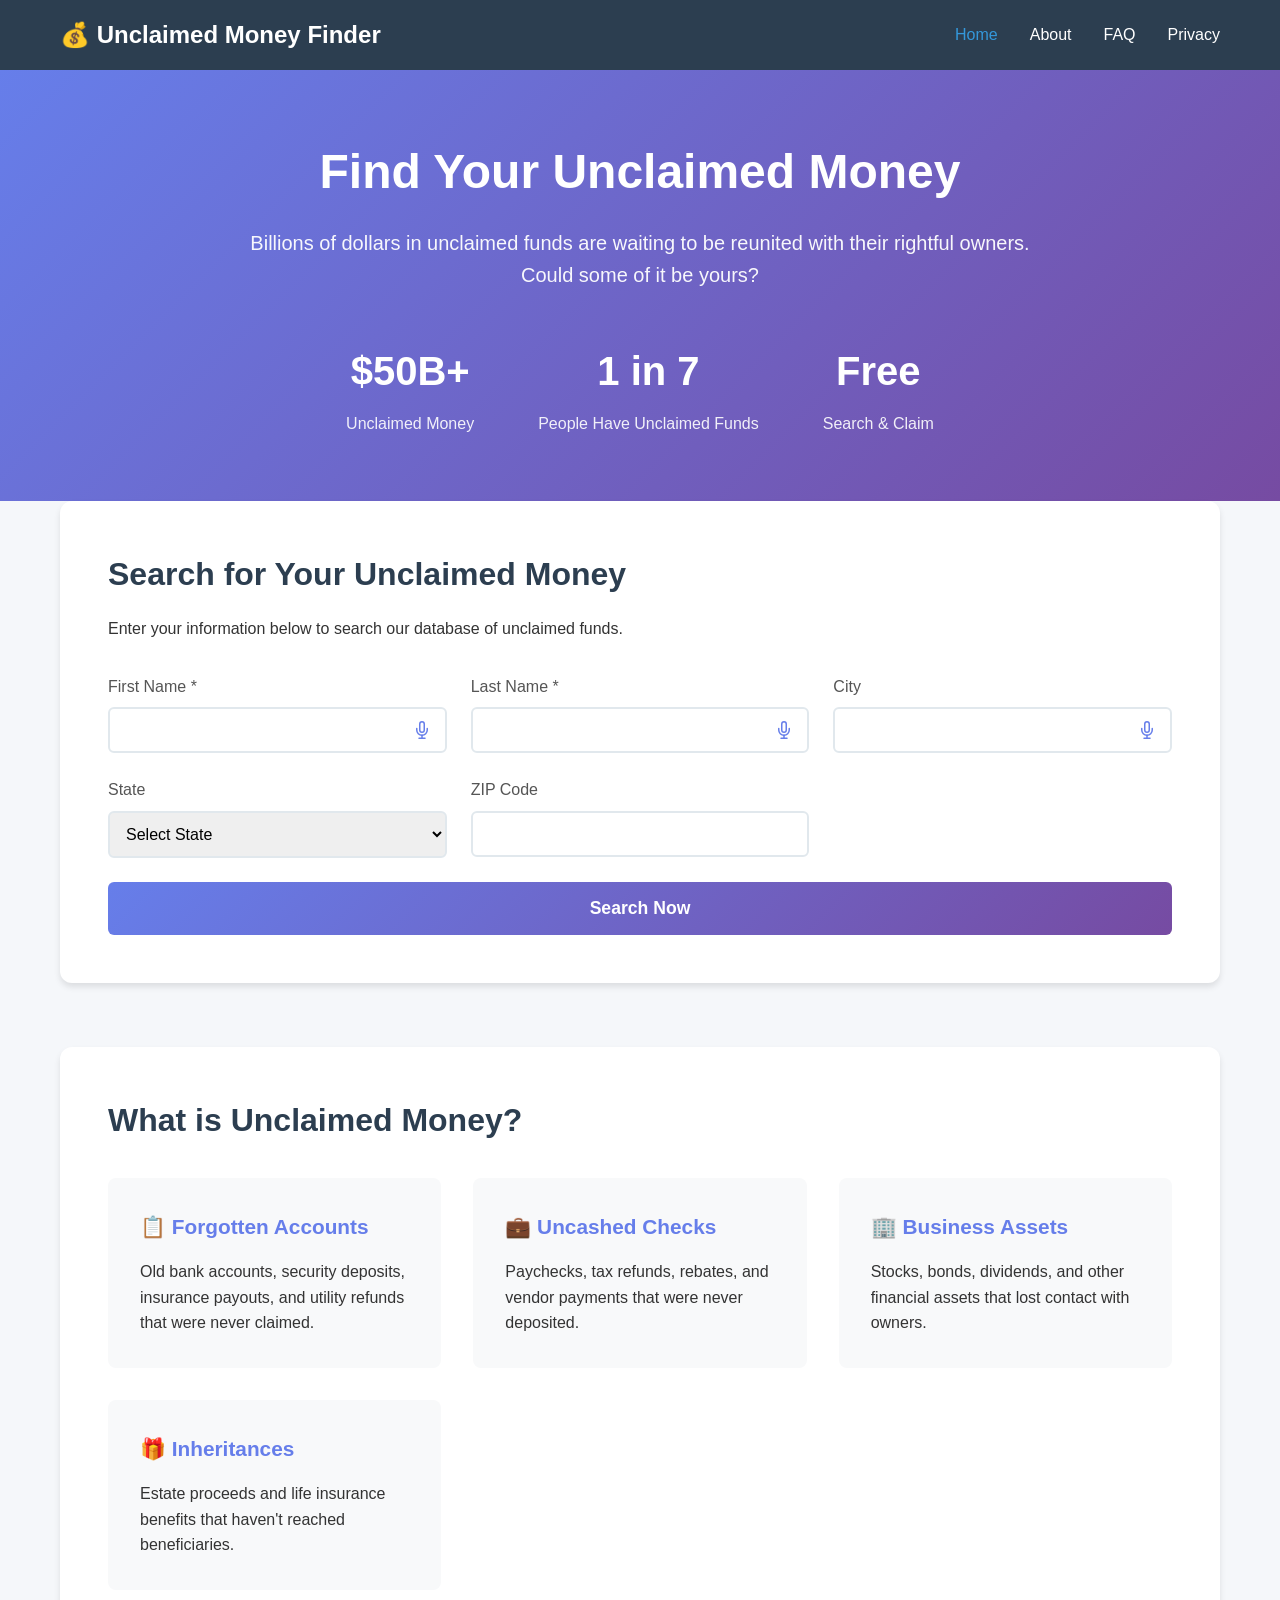
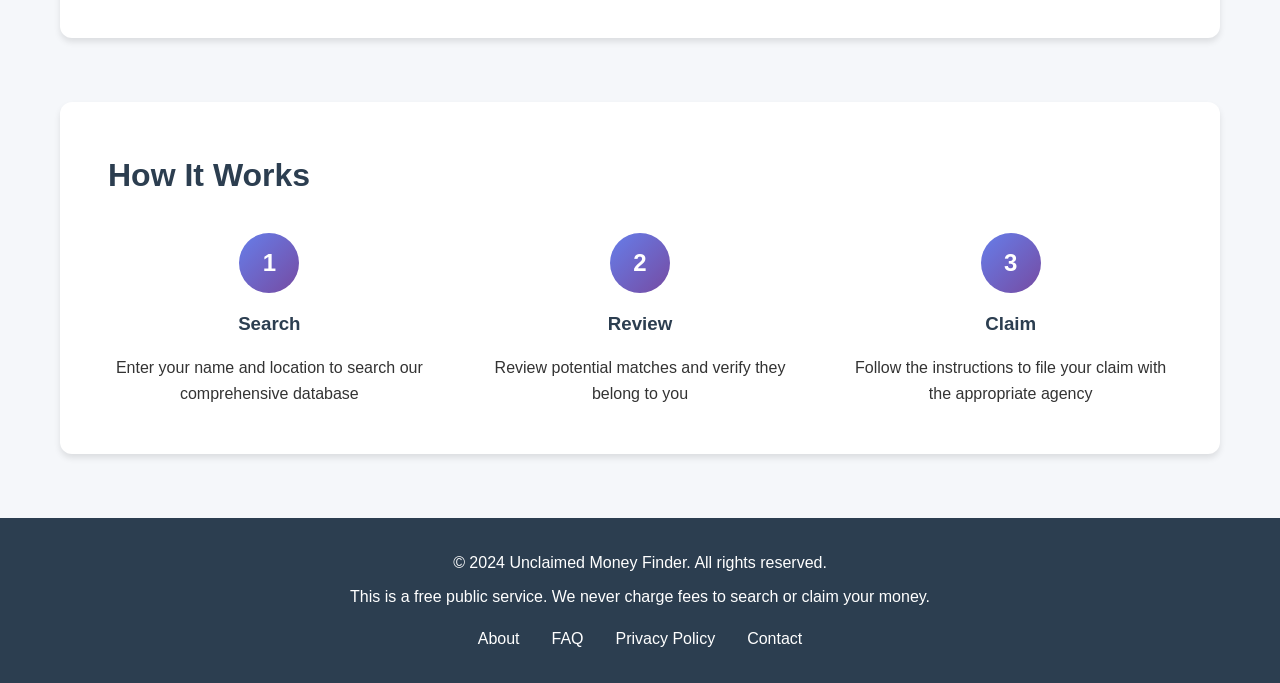
<file: index.html>
<!DOCTYPE html>
<html lang="en">
<head>
    <meta charset="UTF-8">
    <meta name="viewport" content="width=device-width, initial-scale=1.0">
    <title>Unclaimed Money Finder - Find Your Lost Funds</title>
    <link rel="stylesheet" href="styles.css">
</head>
<body>
    <nav class="navbar">
        <div class="container">
            <div class="nav-brand">
                <h1>💰 Unclaimed Money Finder</h1>
            </div>
            <ul class="nav-menu">
                <li><a href="index.html" class="active">Home</a></li>
                <li><a href="about.html">About</a></li>
                <li><a href="faq.html">FAQ</a></li>
                <li><a href="privacy.html">Privacy</a></li>
            </ul>
        </div>
    </nav>

    <header class="hero">
        <div class="container">
            <h1>Find Your Unclaimed Money</h1>
            <p class="hero-subtitle">Billions of dollars in unclaimed funds are waiting to be reunited with their rightful owners. Could some of it be yours?</p>
            <div class="stats">
                <div class="stat-item">
                    <h3>$50B+</h3>
                    <p>Unclaimed Money</p>
                </div>
                <div class="stat-item">
                    <h3>1 in 7</h3>
                    <p>People Have Unclaimed Funds</p>
                </div>
                <div class="stat-item">
                    <h3>Free</h3>
                    <p>Search & Claim</p>
                </div>
            </div>
        </div>
    </header>

    <main class="container">
        <section class="search-section">
            <h2>Search for Your Unclaimed Money</h2>
            <p>Enter your information below to search our database of unclaimed funds.</p>
            
            <form id="searchForm" class="search-form">
                <div class="form-group">
                    <label for="firstName">First Name *</label>
                    <div class="input-with-mic">
                        <input type="text" id="firstName" name="firstName" required>
                        <button type="button" class="mic-button" data-target="firstName" title="Voice input">
                            <svg xmlns="http://www.w3.org/2000/svg" width="18" height="18" viewBox="0 0 24 24" fill="none" stroke="currentColor" stroke-width="2" stroke-linecap="round" stroke-linejoin="round">
                                <path d="M12 1a3 3 0 0 0-3 3v8a3 3 0 0 0 6 0V4a3 3 0 0 0-3-3z"></path>
                                <path d="M19 10v2a7 7 0 0 1-14 0v-2"></path>
                                <line x1="12" y1="19" x2="12" y2="23"></line>
                                <line x1="8" y1="23" x2="16" y2="23"></line>
                            </svg>
                        </button>
                    </div>
                </div>

                <div class="form-group">
                    <label for="lastName">Last Name *</label>
                    <div class="input-with-mic">
                        <input type="text" id="lastName" name="lastName" required>
                        <button type="button" class="mic-button" data-target="lastName" title="Voice input">
                            <svg xmlns="http://www.w3.org/2000/svg" width="18" height="18" viewBox="0 0 24 24" fill="none" stroke="currentColor" stroke-width="2" stroke-linecap="round" stroke-linejoin="round">
                                <path d="M12 1a3 3 0 0 0-3 3v8a3 3 0 0 0 6 0V4a3 3 0 0 0-3-3z"></path>
                                <path d="M19 10v2a7 7 0 0 1-14 0v-2"></path>
                                <line x1="12" y1="19" x2="12" y2="23"></line>
                                <line x1="8" y1="23" x2="16" y2="23"></line>
                            </svg>
                        </button>
                    </div>
                </div>

                <div class="form-group">
                    <label for="city">City</label>
                    <div class="input-with-mic">
                        <input type="text" id="city" name="city">
                        <button type="button" class="mic-button" data-target="city" title="Voice input">
                            <svg xmlns="http://www.w3.org/2000/svg" width="18" height="18" viewBox="0 0 24 24" fill="none" stroke="currentColor" stroke-width="2" stroke-linecap="round" stroke-linejoin="round">
                                <path d="M12 1a3 3 0 0 0-3 3v8a3 3 0 0 0 6 0V4a3 3 0 0 0-3-3z"></path>
                                <path d="M19 10v2a7 7 0 0 1-14 0v-2"></path>
                                <line x1="12" y1="19" x2="12" y2="23"></line>
                                <line x1="8" y1="23" x2="16" y2="23"></line>
                            </svg>
                        </button>
                    </div>
                </div>

                <div class="form-group">
                    <label for="state">State</label>
                    <select id="state" name="state">
                        <option value="">Select State</option>
                        <option value="AL">Alabama</option>
                        <option value="AK">Alaska</option>
                        <option value="AZ">Arizona</option>
                        <option value="AR">Arkansas</option>
                        <option value="CA">California</option>
                        <option value="CO">Colorado</option>
                        <option value="CT">Connecticut</option>
                        <option value="DE">Delaware</option>
                        <option value="FL">Florida</option>
                        <option value="GA">Georgia</option>
                        <option value="HI">Hawaii</option>
                        <option value="ID">Idaho</option>
                        <option value="IL">Illinois</option>
                        <option value="IN">Indiana</option>
                        <option value="IA">Iowa</option>
                        <option value="KS">Kansas</option>
                        <option value="KY">Kentucky</option>
                        <option value="LA">Louisiana</option>
                        <option value="ME">Maine</option>
                        <option value="MD">Maryland</option>
                        <option value="MA">Massachusetts</option>
                        <option value="MI">Michigan</option>
                        <option value="MN">Minnesota</option>
                        <option value="MS">Mississippi</option>
                        <option value="MO">Missouri</option>
                        <option value="MT">Montana</option>
                        <option value="NE">Nebraska</option>
                        <option value="NV">Nevada</option>
                        <option value="NH">New Hampshire</option>
                        <option value="NJ">New Jersey</option>
                        <option value="NM">New Mexico</option>
                        <option value="NY">New York</option>
                        <option value="NC">North Carolina</option>
                        <option value="ND">North Dakota</option>
                        <option value="OH">Ohio</option>
                        <option value="OK">Oklahoma</option>
                        <option value="OR">Oregon</option>
                        <option value="PA">Pennsylvania</option>
                        <option value="RI">Rhode Island</option>
                        <option value="SC">South Carolina</option>
                        <option value="SD">South Dakota</option>
                        <option value="TN">Tennessee</option>
                        <option value="TX">Texas</option>
                        <option value="UT">Utah</option>
                        <option value="VT">Vermont</option>
                        <option value="VA">Virginia</option>
                        <option value="WA">Washington</option>
                        <option value="WV">West Virginia</option>
                        <option value="WI">Wisconsin</option>
                        <option value="WY">Wyoming</option>
                    </select>
                </div>

                <div class="form-group">
                    <label for="zipCode">ZIP Code</label>
                    <input type="text" id="zipCode" name="zipCode" pattern="[0-9]{5}">
                </div>

                <button type="submit" class="btn-primary">Search Now</button>
            </form>

            <div id="loadingSpinner" class="loading" style="display: none;">
                <div class="spinner"></div>
                <p>Searching database...</p>
            </div>
        </section>

        <section id="resultsSection" class="results-section" style="display: none;">
            <h2>Search Results</h2>
            <div id="resultsContainer"></div>
        </section>

        <section class="info-section">
            <h2>What is Unclaimed Money?</h2>
            <div class="info-cards">
                <div class="info-card">
                    <h3>📋 Forgotten Accounts</h3>
                    <p>Old bank accounts, security deposits, insurance payouts, and utility refunds that were never claimed.</p>
                </div>
                <div class="info-card">
                    <h3>💼 Uncashed Checks</h3>
                    <p>Paychecks, tax refunds, rebates, and vendor payments that were never deposited.</p>
                </div>
                <div class="info-card">
                    <h3>🏢 Business Assets</h3>
                    <p>Stocks, bonds, dividends, and other financial assets that lost contact with owners.</p>
                </div>
                <div class="info-card">
                    <h3>🎁 Inheritances</h3>
                    <p>Estate proceeds and life insurance benefits that haven't reached beneficiaries.</p>
                </div>
            </div>
        </section>

        <section class="cta-section">
            <h2>How It Works</h2>
            <div class="steps">
                <div class="step">
                    <div class="step-number">1</div>
                    <h3>Search</h3>
                    <p>Enter your name and location to search our comprehensive database</p>
                </div>
                <div class="step">
                    <div class="step-number">2</div>
                    <h3>Review</h3>
                    <p>Review potential matches and verify they belong to you</p>
                </div>
                <div class="step">
                    <div class="step-number">3</div>
                    <h3>Claim</h3>
                    <p>Follow the instructions to file your claim with the appropriate agency</p>
                </div>
            </div>
        </section>
    </main>

    <footer class="footer">
        <div class="container">
            <p>&copy; 2024 Unclaimed Money Finder. All rights reserved.</p>
            <p>This is a free public service. We never charge fees to search or claim your money.</p>
            <div class="footer-links">
                <a href="about.html">About</a>
                <a href="faq.html">FAQ</a>
                <a href="privacy.html">Privacy Policy</a>
                <a href="mailto:contact@unclaimedmoney.com">Contact</a>
            </div>
        </div>
    </footer>

    <script src="app.js"></script>
</body>
</html>
</file>
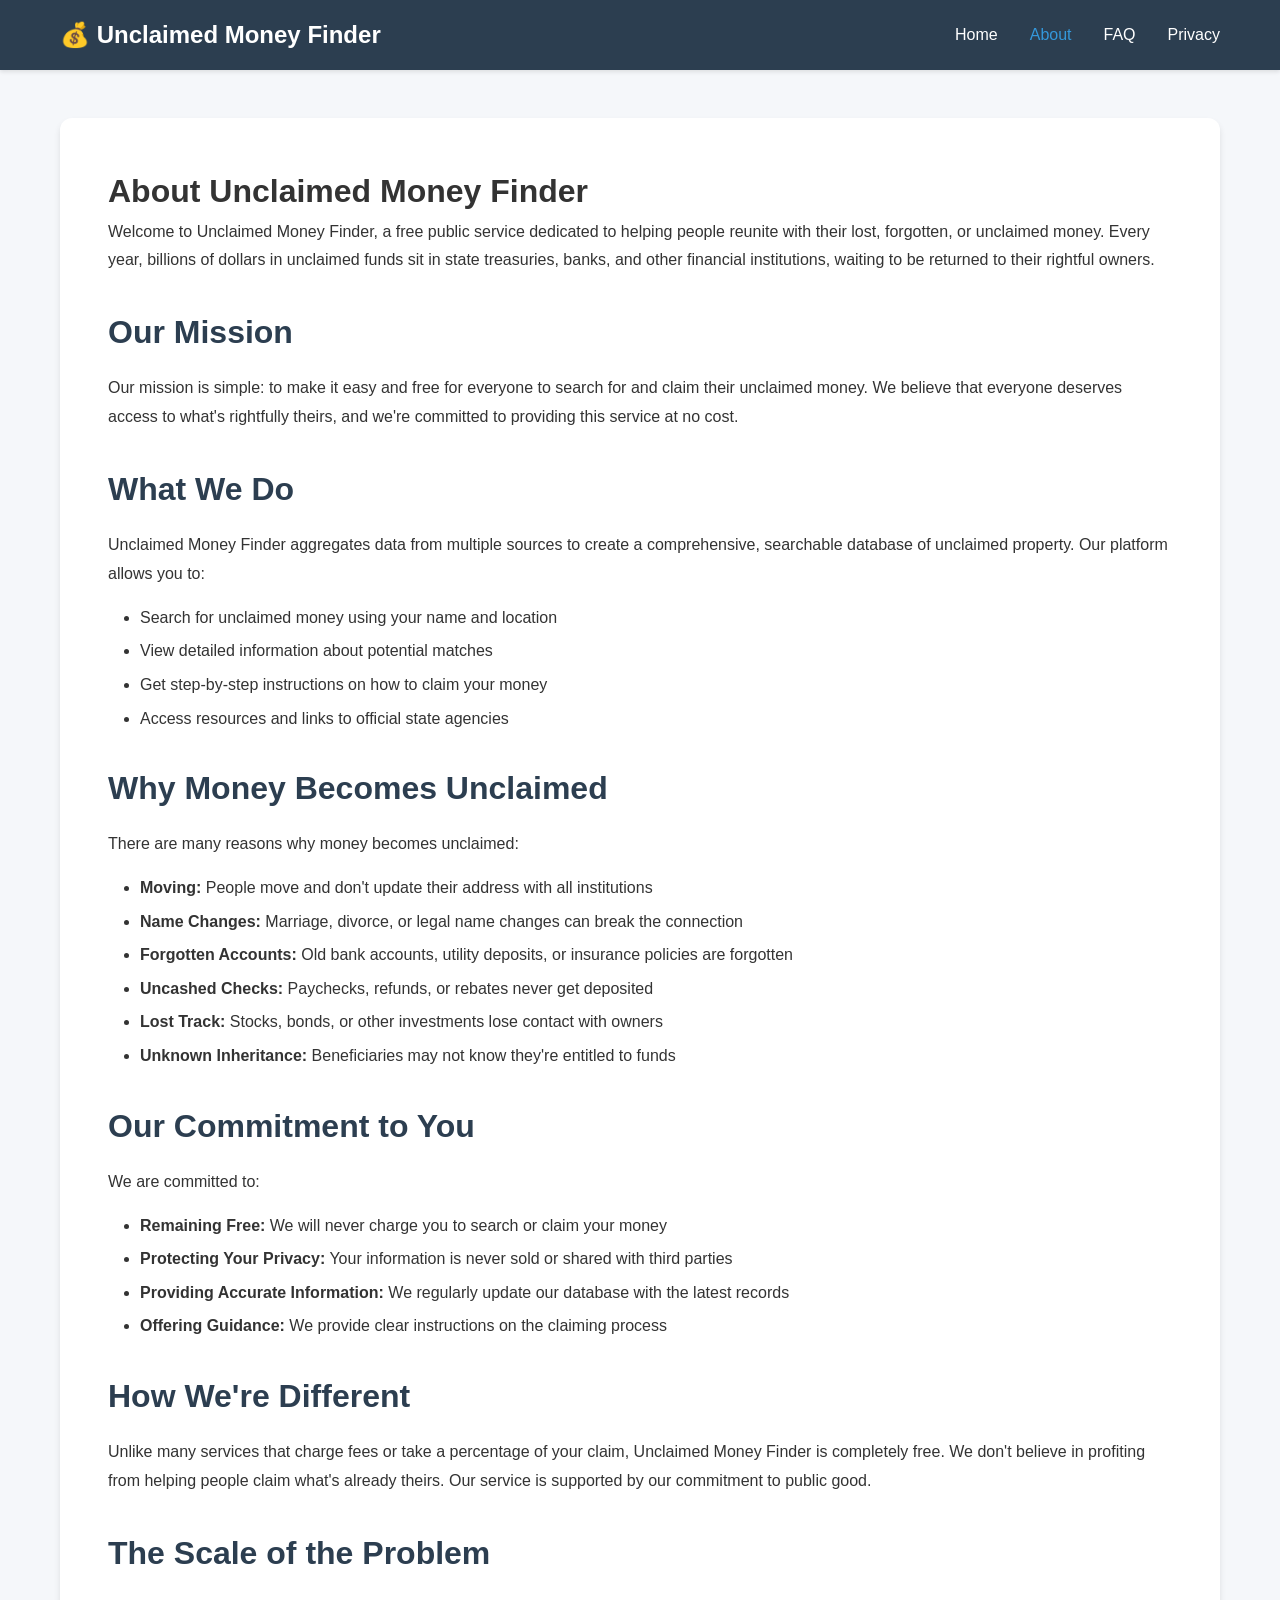
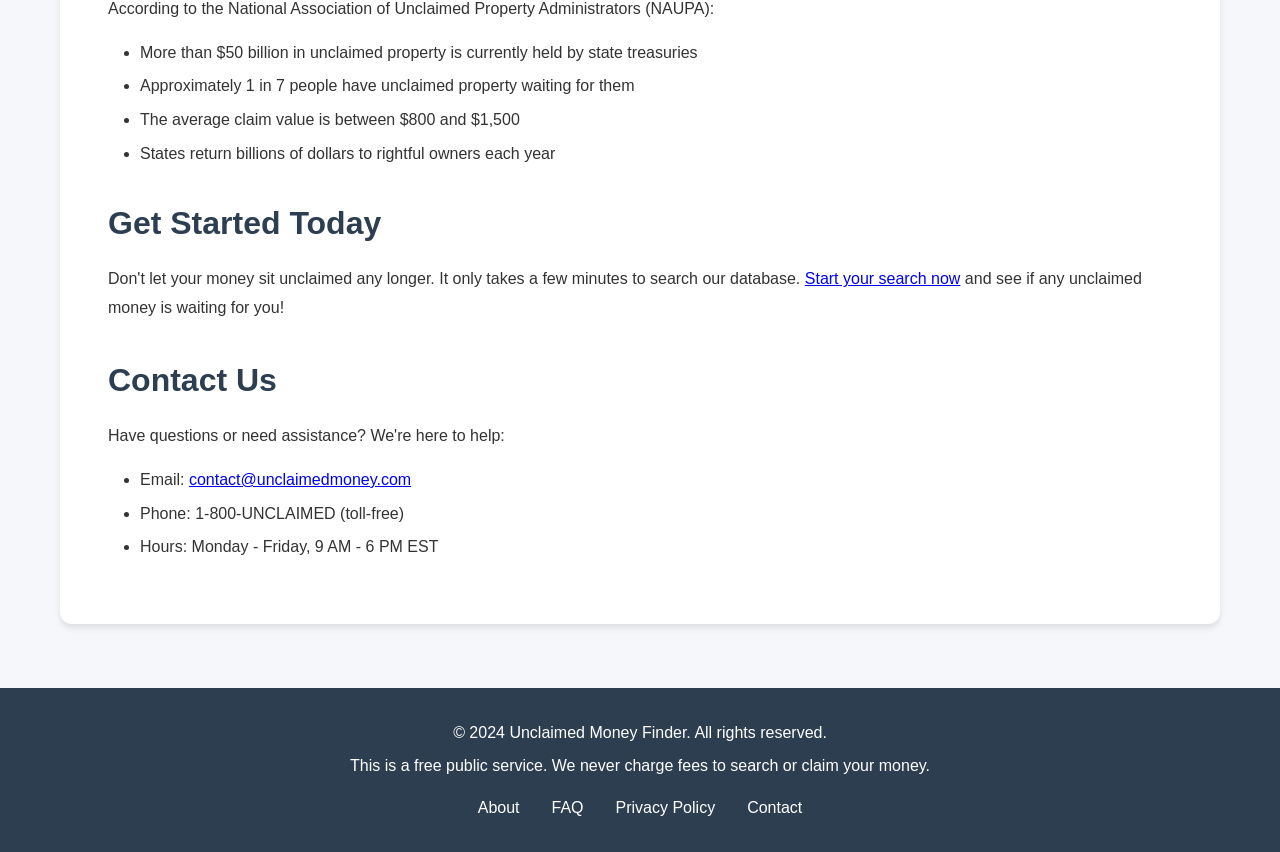
<file: about.html>
<!DOCTYPE html>
<html lang="en">
<head>
    <meta charset="UTF-8">
    <meta name="viewport" content="width=device-width, initial-scale=1.0">
    <title>About Us - Unclaimed Money Finder</title>
    <link rel="stylesheet" href="styles.css">
</head>
<body>
    <nav class="navbar">
        <div class="container">
            <div class="nav-brand">
                <h1>💰 Unclaimed Money Finder</h1>
            </div>
            <ul class="nav-menu">
                <li><a href="index.html">Home</a></li>
                <li><a href="about.html" class="active">About</a></li>
                <li><a href="faq.html">FAQ</a></li>
                <li><a href="privacy.html">Privacy</a></li>
            </ul>
        </div>
    </nav>

    <main class="container">
        <div class="content-page">
            <h1>About Unclaimed Money Finder</h1>
            
            <p>Welcome to Unclaimed Money Finder, a free public service dedicated to helping people reunite with their lost, forgotten, or unclaimed money. Every year, billions of dollars in unclaimed funds sit in state treasuries, banks, and other financial institutions, waiting to be returned to their rightful owners.</p>

            <h2>Our Mission</h2>
            <p>Our mission is simple: to make it easy and free for everyone to search for and claim their unclaimed money. We believe that everyone deserves access to what's rightfully theirs, and we're committed to providing this service at no cost.</p>

            <h2>What We Do</h2>
            <p>Unclaimed Money Finder aggregates data from multiple sources to create a comprehensive, searchable database of unclaimed property. Our platform allows you to:</p>
            <ul>
                <li>Search for unclaimed money using your name and location</li>
                <li>View detailed information about potential matches</li>
                <li>Get step-by-step instructions on how to claim your money</li>
                <li>Access resources and links to official state agencies</li>
            </ul>

            <h2>Why Money Becomes Unclaimed</h2>
            <p>There are many reasons why money becomes unclaimed:</p>
            <ul>
                <li><strong>Moving:</strong> People move and don't update their address with all institutions</li>
                <li><strong>Name Changes:</strong> Marriage, divorce, or legal name changes can break the connection</li>
                <li><strong>Forgotten Accounts:</strong> Old bank accounts, utility deposits, or insurance policies are forgotten</li>
                <li><strong>Uncashed Checks:</strong> Paychecks, refunds, or rebates never get deposited</li>
                <li><strong>Lost Track:</strong> Stocks, bonds, or other investments lose contact with owners</li>
                <li><strong>Unknown Inheritance:</strong> Beneficiaries may not know they're entitled to funds</li>
            </ul>

            <h2>Our Commitment to You</h2>
            <p>We are committed to:</p>
            <ul>
                <li><strong>Remaining Free:</strong> We will never charge you to search or claim your money</li>
                <li><strong>Protecting Your Privacy:</strong> Your information is never sold or shared with third parties</li>
                <li><strong>Providing Accurate Information:</strong> We regularly update our database with the latest records</li>
                <li><strong>Offering Guidance:</strong> We provide clear instructions on the claiming process</li>
            </ul>

            <h2>How We're Different</h2>
            <p>Unlike many services that charge fees or take a percentage of your claim, Unclaimed Money Finder is completely free. We don't believe in profiting from helping people claim what's already theirs. Our service is supported by our commitment to public good.</p>

            <h2>The Scale of the Problem</h2>
            <p>According to the National Association of Unclaimed Property Administrators (NAUPA):</p>
            <ul>
                <li>More than $50 billion in unclaimed property is currently held by state treasuries</li>
                <li>Approximately 1 in 7 people have unclaimed property waiting for them</li>
                <li>The average claim value is between $800 and $1,500</li>
                <li>States return billions of dollars to rightful owners each year</li>
            </ul>

            <h2>Get Started Today</h2>
            <p>Don't let your money sit unclaimed any longer. It only takes a few minutes to search our database. <a href="index.html">Start your search now</a> and see if any unclaimed money is waiting for you!</p>

            <h2>Contact Us</h2>
            <p>Have questions or need assistance? We're here to help:</p>
            <ul>
                <li>Email: <a href="mailto:contact@unclaimedmoney.com">contact@unclaimedmoney.com</a></li>
                <li>Phone: 1-800-UNCLAIMED (toll-free)</li>
                <li>Hours: Monday - Friday, 9 AM - 6 PM EST</li>
            </ul>
        </div>
    </main>

    <footer class="footer">
        <div class="container">
            <p>&copy; 2024 Unclaimed Money Finder. All rights reserved.</p>
            <p>This is a free public service. We never charge fees to search or claim your money.</p>
            <div class="footer-links">
                <a href="about.html">About</a>
                <a href="faq.html">FAQ</a>
                <a href="privacy.html">Privacy Policy</a>
                <a href="mailto:contact@unclaimedmoney.com">Contact</a>
            </div>
        </div>
    </footer>
</body>
</html>
</file>
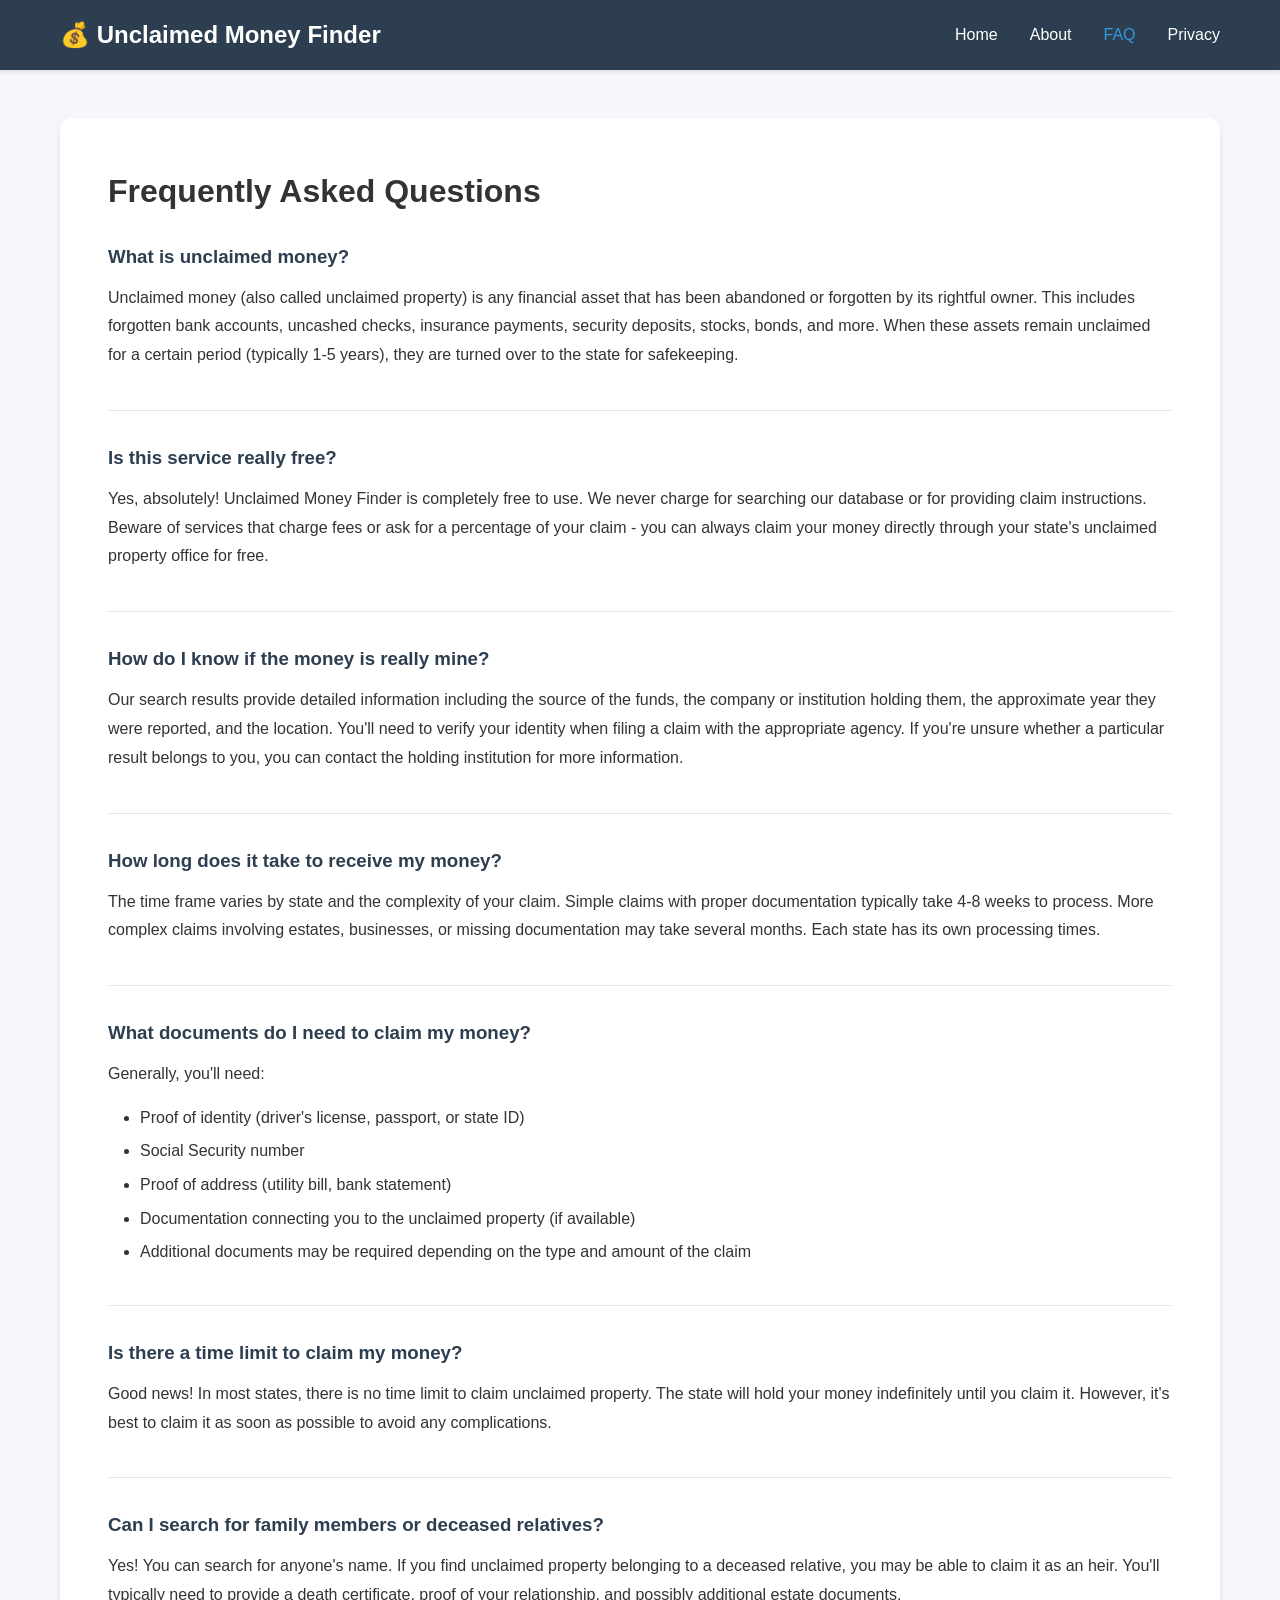
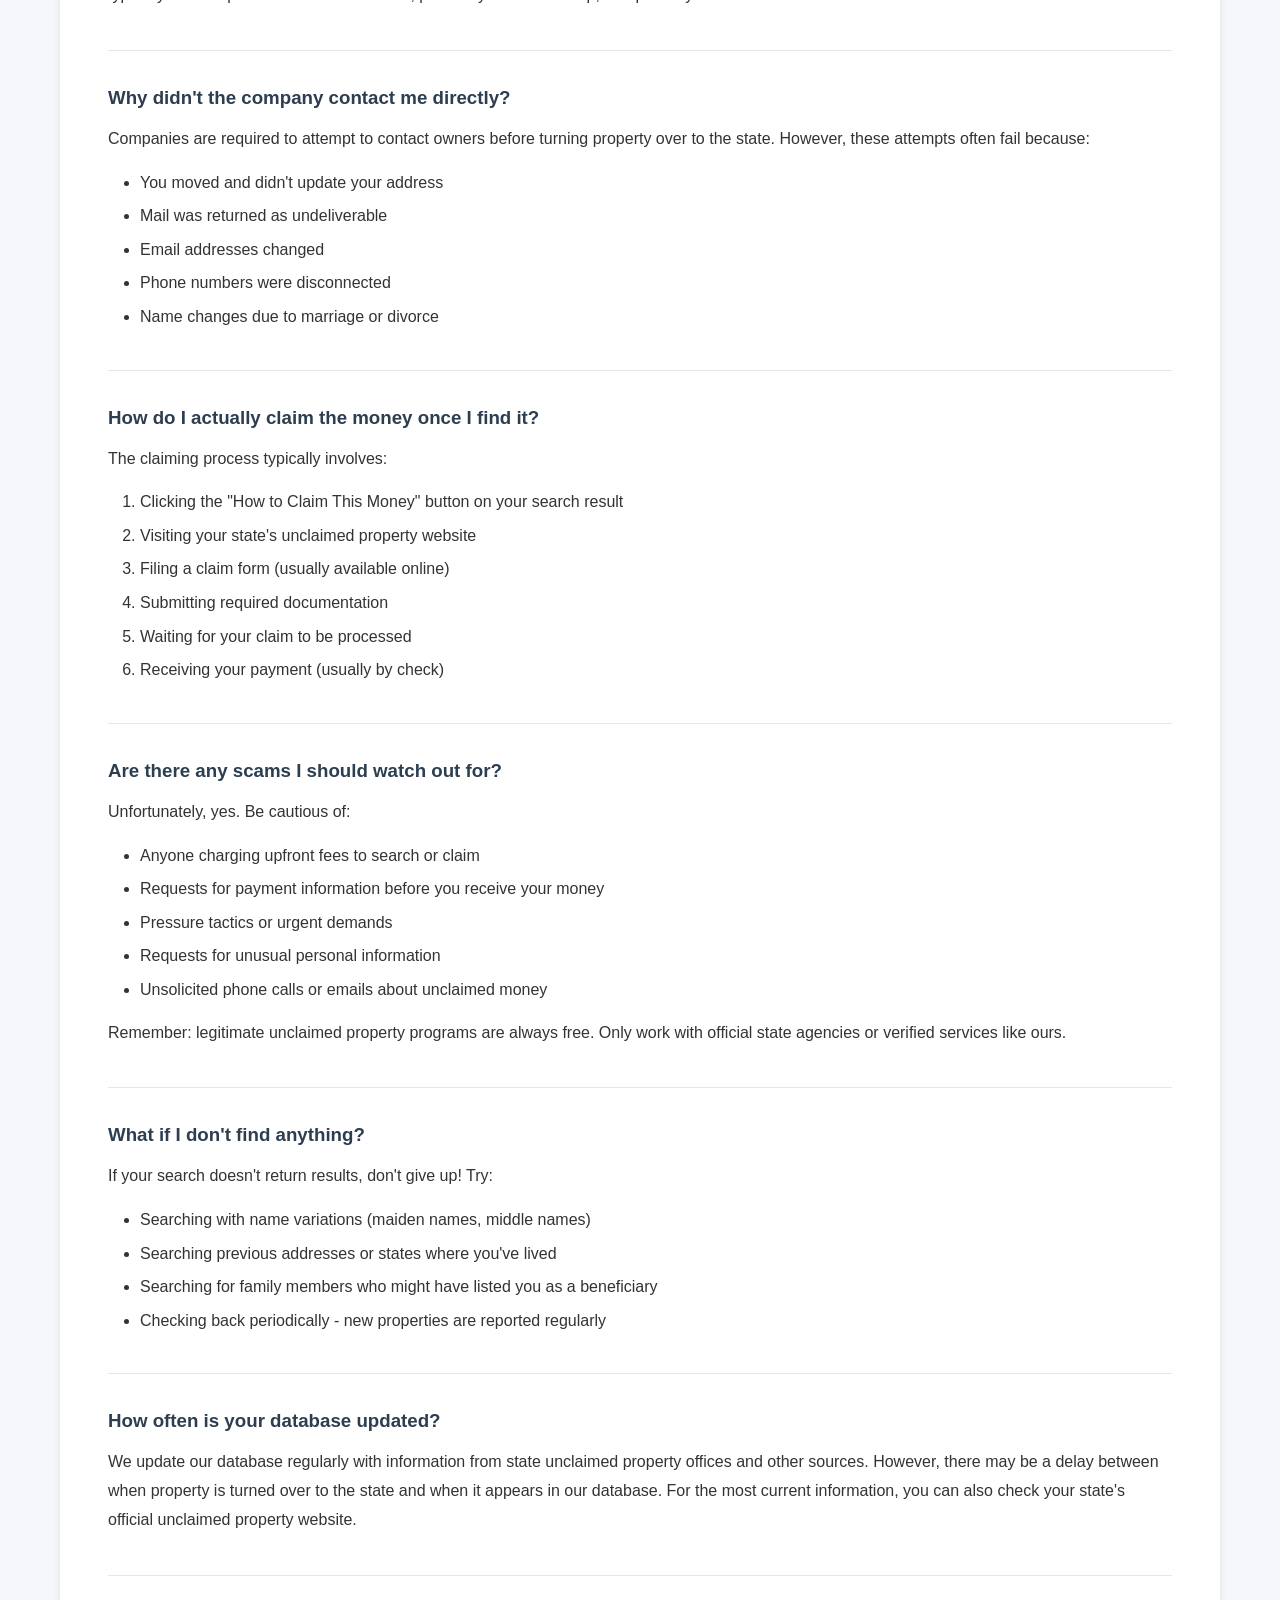
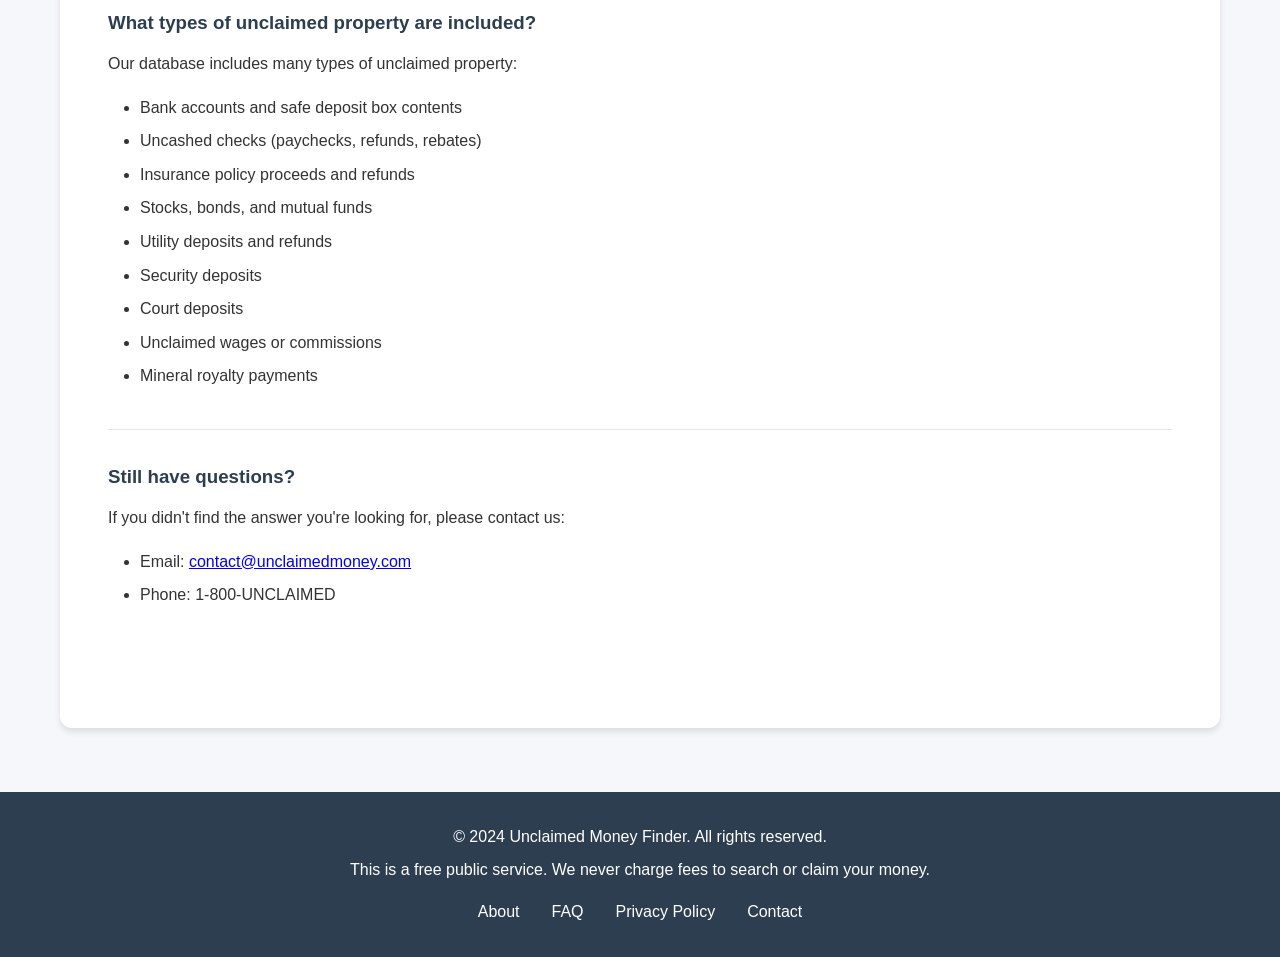
<file: faq.html>
<!DOCTYPE html>
<html lang="en">
<head>
    <meta charset="UTF-8">
    <meta name="viewport" content="width=device-width, initial-scale=1.0">
    <title>FAQ - Unclaimed Money Finder</title>
    <link rel="stylesheet" href="styles.css">
</head>
<body>
    <nav class="navbar">
        <div class="container">
            <div class="nav-brand">
                <h1>💰 Unclaimed Money Finder</h1>
            </div>
            <ul class="nav-menu">
                <li><a href="index.html">Home</a></li>
                <li><a href="about.html">About</a></li>
                <li><a href="faq.html" class="active">FAQ</a></li>
                <li><a href="privacy.html">Privacy</a></li>
            </ul>
        </div>
    </nav>

    <main class="container">
        <div class="content-page">
            <h1>Frequently Asked Questions</h1>

            <div class="faq-item">
                <h3>What is unclaimed money?</h3>
                <p>Unclaimed money (also called unclaimed property) is any financial asset that has been abandoned or forgotten by its rightful owner. This includes forgotten bank accounts, uncashed checks, insurance payments, security deposits, stocks, bonds, and more. When these assets remain unclaimed for a certain period (typically 1-5 years), they are turned over to the state for safekeeping.</p>
            </div>

            <div class="faq-item">
                <h3>Is this service really free?</h3>
                <p>Yes, absolutely! Unclaimed Money Finder is completely free to use. We never charge for searching our database or for providing claim instructions. Beware of services that charge fees or ask for a percentage of your claim - you can always claim your money directly through your state's unclaimed property office for free.</p>
            </div>

            <div class="faq-item">
                <h3>How do I know if the money is really mine?</h3>
                <p>Our search results provide detailed information including the source of the funds, the company or institution holding them, the approximate year they were reported, and the location. You'll need to verify your identity when filing a claim with the appropriate agency. If you're unsure whether a particular result belongs to you, you can contact the holding institution for more information.</p>
            </div>

            <div class="faq-item">
                <h3>How long does it take to receive my money?</h3>
                <p>The time frame varies by state and the complexity of your claim. Simple claims with proper documentation typically take 4-8 weeks to process. More complex claims involving estates, businesses, or missing documentation may take several months. Each state has its own processing times.</p>
            </div>

            <div class="faq-item">
                <h3>What documents do I need to claim my money?</h3>
                <p>Generally, you'll need:</p>
                <ul>
                    <li>Proof of identity (driver's license, passport, or state ID)</li>
                    <li>Social Security number</li>
                    <li>Proof of address (utility bill, bank statement)</li>
                    <li>Documentation connecting you to the unclaimed property (if available)</li>
                    <li>Additional documents may be required depending on the type and amount of the claim</li>
                </ul>
            </div>

            <div class="faq-item">
                <h3>Is there a time limit to claim my money?</h3>
                <p>Good news! In most states, there is no time limit to claim unclaimed property. The state will hold your money indefinitely until you claim it. However, it's best to claim it as soon as possible to avoid any complications.</p>
            </div>

            <div class="faq-item">
                <h3>Can I search for family members or deceased relatives?</h3>
                <p>Yes! You can search for anyone's name. If you find unclaimed property belonging to a deceased relative, you may be able to claim it as an heir. You'll typically need to provide a death certificate, proof of your relationship, and possibly additional estate documents.</p>
            </div>

            <div class="faq-item">
                <h3>Why didn't the company contact me directly?</h3>
                <p>Companies are required to attempt to contact owners before turning property over to the state. However, these attempts often fail because:</p>
                <ul>
                    <li>You moved and didn't update your address</li>
                    <li>Mail was returned as undeliverable</li>
                    <li>Email addresses changed</li>
                    <li>Phone numbers were disconnected</li>
                    <li>Name changes due to marriage or divorce</li>
                </ul>
            </div>

            <div class="faq-item">
                <h3>How do I actually claim the money once I find it?</h3>
                <p>The claiming process typically involves:</p>
                <ol>
                    <li>Clicking the "How to Claim This Money" button on your search result</li>
                    <li>Visiting your state's unclaimed property website</li>
                    <li>Filing a claim form (usually available online)</li>
                    <li>Submitting required documentation</li>
                    <li>Waiting for your claim to be processed</li>
                    <li>Receiving your payment (usually by check)</li>
                </ol>
            </div>

            <div class="faq-item">
                <h3>Are there any scams I should watch out for?</h3>
                <p>Unfortunately, yes. Be cautious of:</p>
                <ul>
                    <li>Anyone charging upfront fees to search or claim</li>
                    <li>Requests for payment information before you receive your money</li>
                    <li>Pressure tactics or urgent demands</li>
                    <li>Requests for unusual personal information</li>
                    <li>Unsolicited phone calls or emails about unclaimed money</li>
                </ul>
                <p>Remember: legitimate unclaimed property programs are always free. Only work with official state agencies or verified services like ours.</p>
            </div>

            <div class="faq-item">
                <h3>What if I don't find anything?</h3>
                <p>If your search doesn't return results, don't give up! Try:</p>
                <ul>
                    <li>Searching with name variations (maiden names, middle names)</li>
                    <li>Searching previous addresses or states where you've lived</li>
                    <li>Searching for family members who might have listed you as a beneficiary</li>
                    <li>Checking back periodically - new properties are reported regularly</li>
                </ul>
            </div>

            <div class="faq-item">
                <h3>How often is your database updated?</h3>
                <p>We update our database regularly with information from state unclaimed property offices and other sources. However, there may be a delay between when property is turned over to the state and when it appears in our database. For the most current information, you can also check your state's official unclaimed property website.</p>
            </div>

            <div class="faq-item">
                <h3>What types of unclaimed property are included?</h3>
                <p>Our database includes many types of unclaimed property:</p>
                <ul>
                    <li>Bank accounts and safe deposit box contents</li>
                    <li>Uncashed checks (paychecks, refunds, rebates)</li>
                    <li>Insurance policy proceeds and refunds</li>
                    <li>Stocks, bonds, and mutual funds</li>
                    <li>Utility deposits and refunds</li>
                    <li>Security deposits</li>
                    <li>Court deposits</li>
                    <li>Unclaimed wages or commissions</li>
                    <li>Mineral royalty payments</li>
                </ul>
            </div>

            <div class="faq-item">
                <h3>Still have questions?</h3>
                <p>If you didn't find the answer you're looking for, please contact us:</p>
                <ul>
                    <li>Email: <a href="mailto:contact@unclaimedmoney.com">contact@unclaimedmoney.com</a></li>
                    <li>Phone: 1-800-UNCLAIMED</li>
                </ul>
            </div>
        </div>
    </main>

    <footer class="footer">
        <div class="container">
            <p>&copy; 2024 Unclaimed Money Finder. All rights reserved.</p>
            <p>This is a free public service. We never charge fees to search or claim your money.</p>
            <div class="footer-links">
                <a href="about.html">About</a>
                <a href="faq.html">FAQ</a>
                <a href="privacy.html">Privacy Policy</a>
                <a href="mailto:contact@unclaimedmoney.com">Contact</a>
            </div>
        </div>
    </footer>
</body>
</html>
</file>
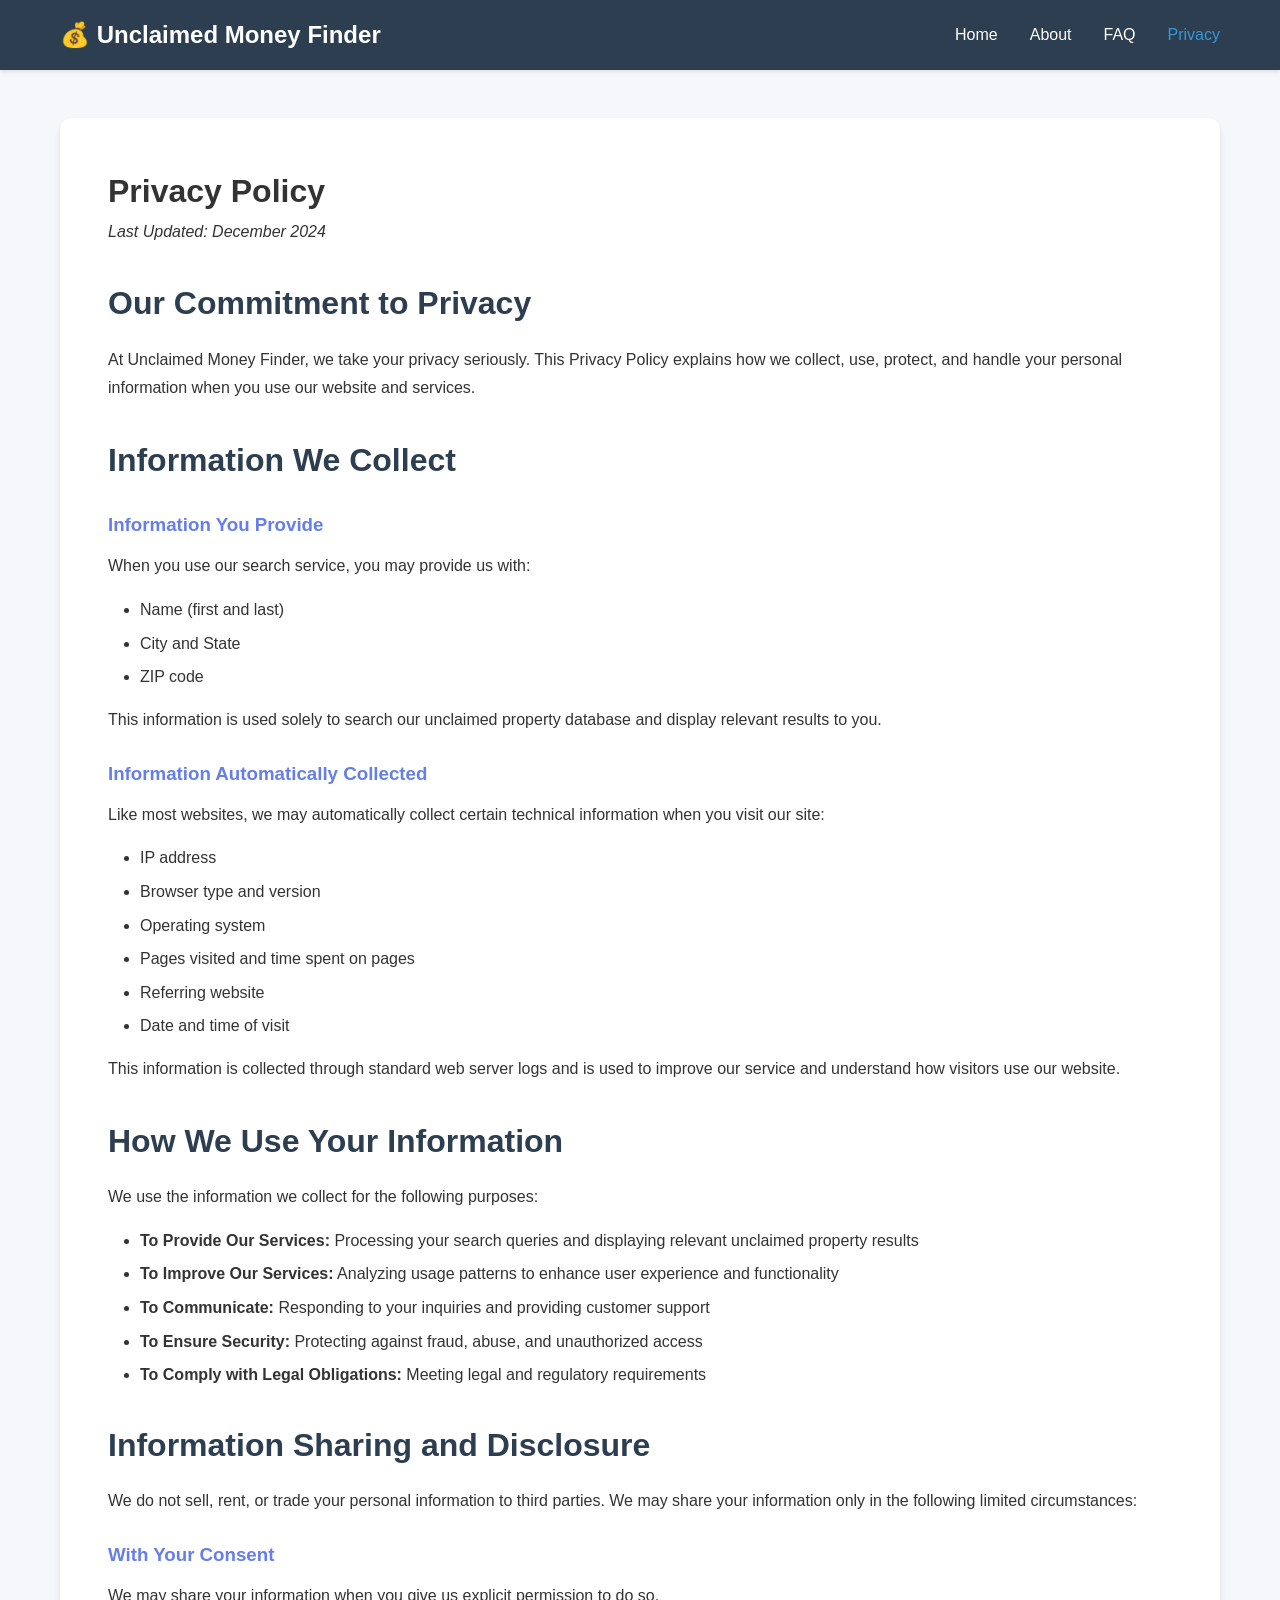
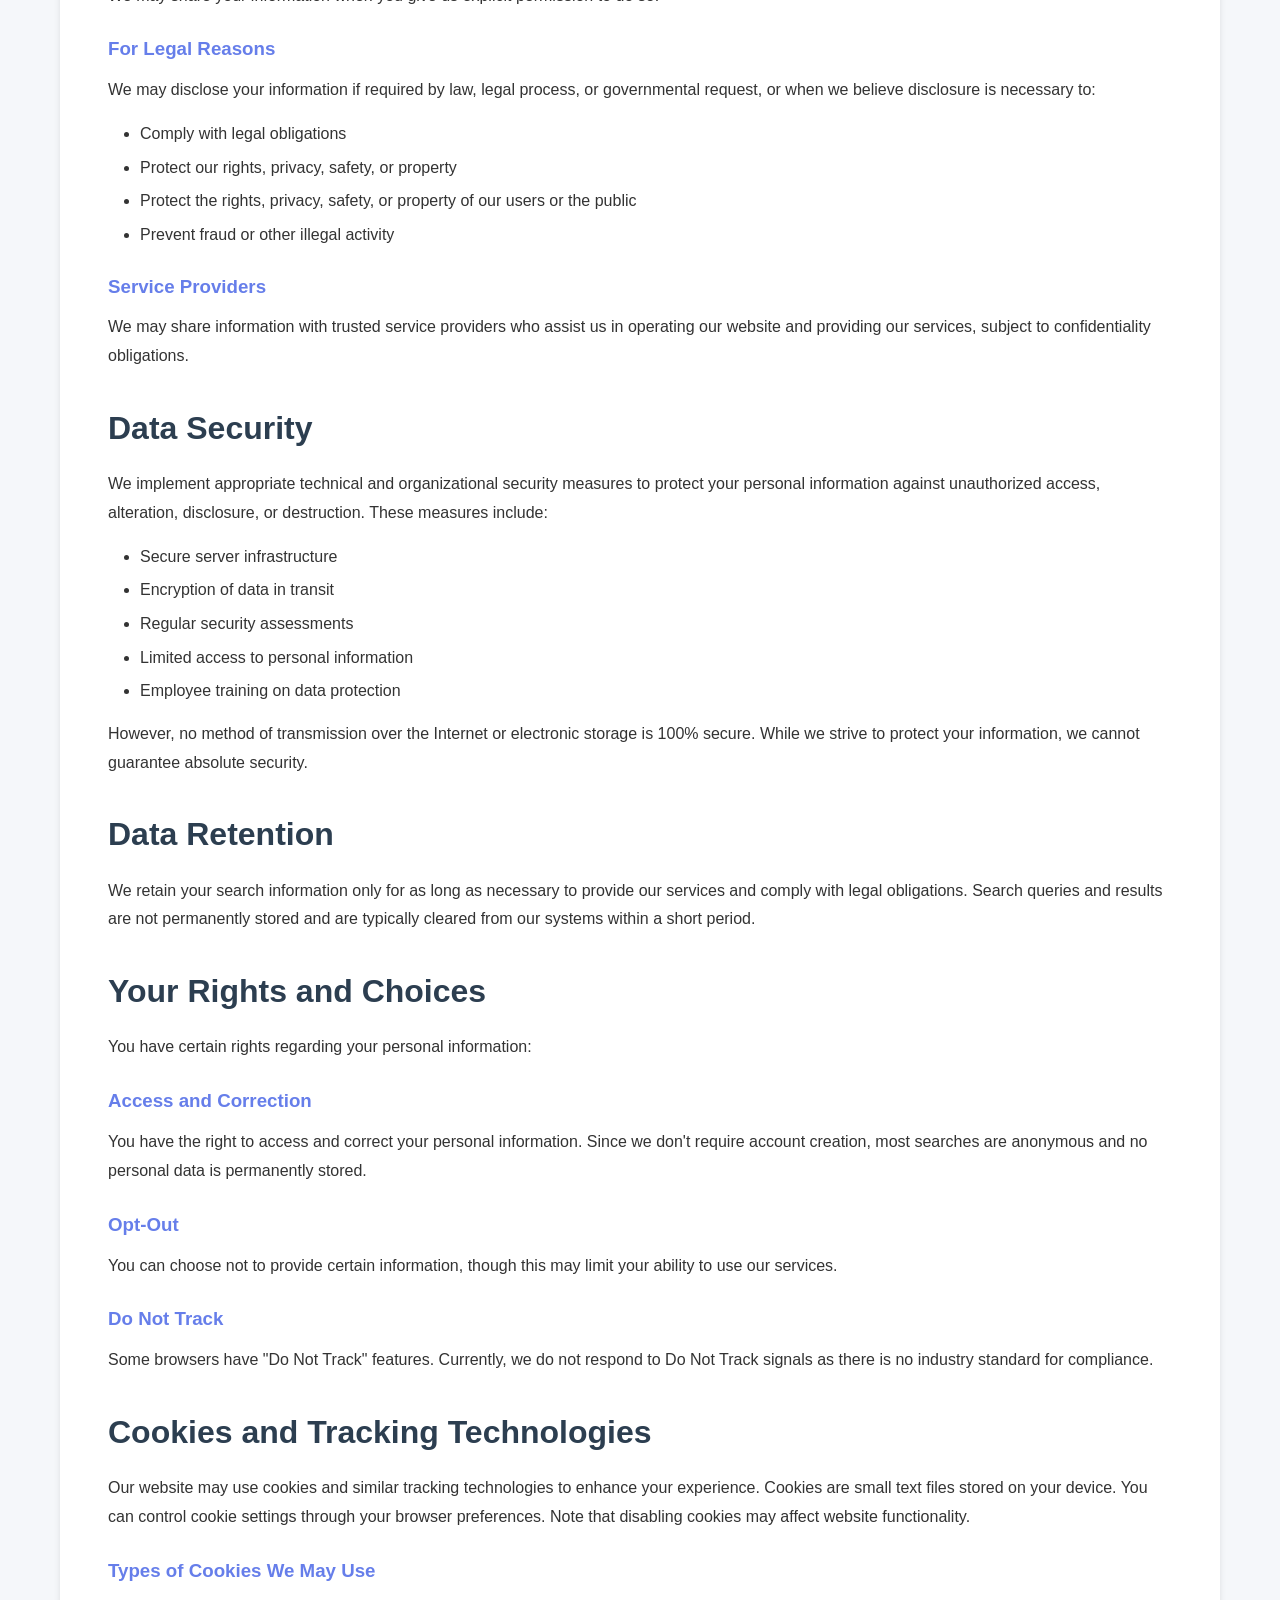
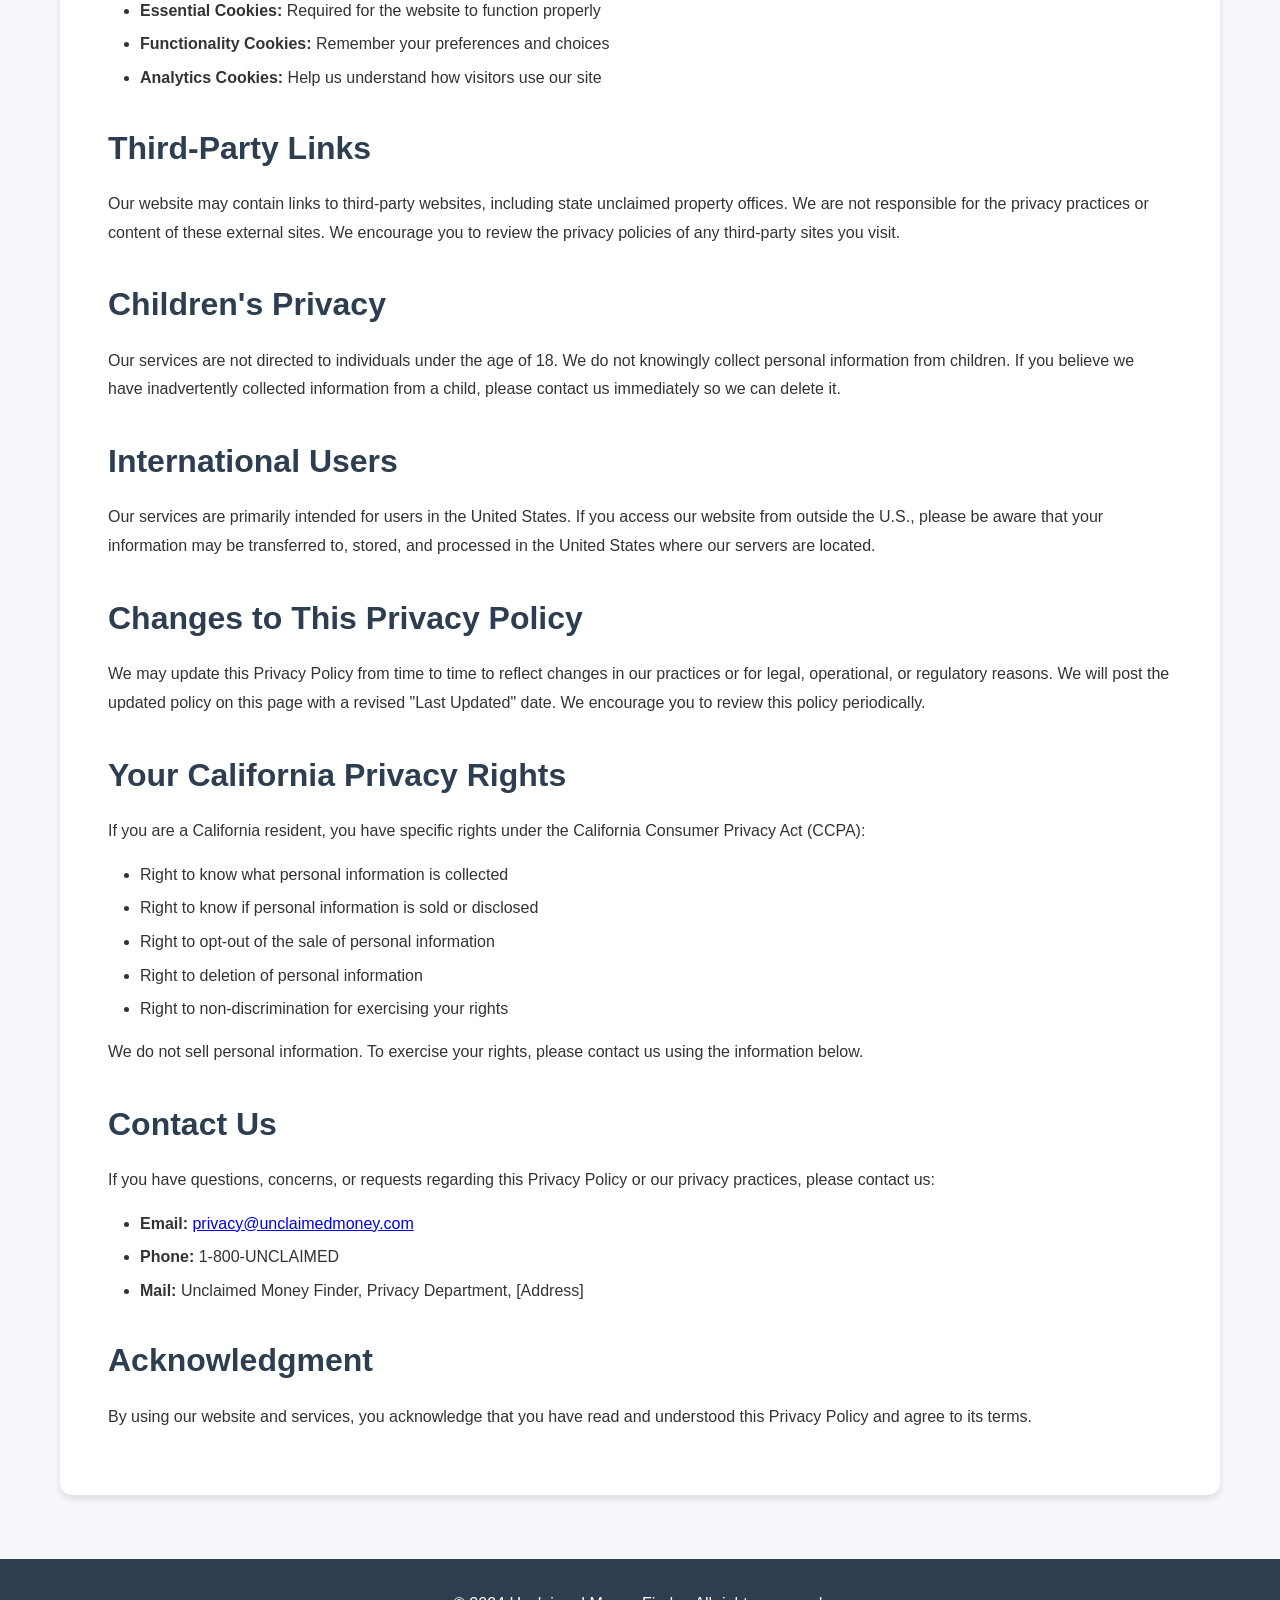
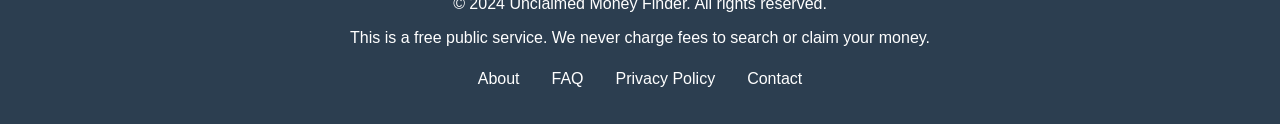
<file: privacy.html>
<!DOCTYPE html>
<html lang="en">
<head>
    <meta charset="UTF-8">
    <meta name="viewport" content="width=device-width, initial-scale=1.0">
    <title>Privacy Policy - Unclaimed Money Finder</title>
    <link rel="stylesheet" href="styles.css">
</head>
<body>
    <nav class="navbar">
        <div class="container">
            <div class="nav-brand">
                <h1>💰 Unclaimed Money Finder</h1>
            </div>
            <ul class="nav-menu">
                <li><a href="index.html">Home</a></li>
                <li><a href="about.html">About</a></li>
                <li><a href="faq.html">FAQ</a></li>
                <li><a href="privacy.html" class="active">Privacy</a></li>
            </ul>
        </div>
    </nav>

    <main class="container">
        <div class="content-page">
            <h1>Privacy Policy</h1>
            <p><em>Last Updated: December 2024</em></p>

            <h2>Our Commitment to Privacy</h2>
            <p>At Unclaimed Money Finder, we take your privacy seriously. This Privacy Policy explains how we collect, use, protect, and handle your personal information when you use our website and services.</p>

            <h2>Information We Collect</h2>
            
            <h3>Information You Provide</h3>
            <p>When you use our search service, you may provide us with:</p>
            <ul>
                <li>Name (first and last)</li>
                <li>City and State</li>
                <li>ZIP code</li>
            </ul>
            <p>This information is used solely to search our unclaimed property database and display relevant results to you.</p>

            <h3>Information Automatically Collected</h3>
            <p>Like most websites, we may automatically collect certain technical information when you visit our site:</p>
            <ul>
                <li>IP address</li>
                <li>Browser type and version</li>
                <li>Operating system</li>
                <li>Pages visited and time spent on pages</li>
                <li>Referring website</li>
                <li>Date and time of visit</li>
            </ul>
            <p>This information is collected through standard web server logs and is used to improve our service and understand how visitors use our website.</p>

            <h2>How We Use Your Information</h2>
            <p>We use the information we collect for the following purposes:</p>
            <ul>
                <li><strong>To Provide Our Services:</strong> Processing your search queries and displaying relevant unclaimed property results</li>
                <li><strong>To Improve Our Services:</strong> Analyzing usage patterns to enhance user experience and functionality</li>
                <li><strong>To Communicate:</strong> Responding to your inquiries and providing customer support</li>
                <li><strong>To Ensure Security:</strong> Protecting against fraud, abuse, and unauthorized access</li>
                <li><strong>To Comply with Legal Obligations:</strong> Meeting legal and regulatory requirements</li>
            </ul>

            <h2>Information Sharing and Disclosure</h2>
            <p>We do not sell, rent, or trade your personal information to third parties. We may share your information only in the following limited circumstances:</p>
            
            <h3>With Your Consent</h3>
            <p>We may share your information when you give us explicit permission to do so.</p>

            <h3>For Legal Reasons</h3>
            <p>We may disclose your information if required by law, legal process, or governmental request, or when we believe disclosure is necessary to:</p>
            <ul>
                <li>Comply with legal obligations</li>
                <li>Protect our rights, privacy, safety, or property</li>
                <li>Protect the rights, privacy, safety, or property of our users or the public</li>
                <li>Prevent fraud or other illegal activity</li>
            </ul>

            <h3>Service Providers</h3>
            <p>We may share information with trusted service providers who assist us in operating our website and providing our services, subject to confidentiality obligations.</p>

            <h2>Data Security</h2>
            <p>We implement appropriate technical and organizational security measures to protect your personal information against unauthorized access, alteration, disclosure, or destruction. These measures include:</p>
            <ul>
                <li>Secure server infrastructure</li>
                <li>Encryption of data in transit</li>
                <li>Regular security assessments</li>
                <li>Limited access to personal information</li>
                <li>Employee training on data protection</li>
            </ul>
            <p>However, no method of transmission over the Internet or electronic storage is 100% secure. While we strive to protect your information, we cannot guarantee absolute security.</p>

            <h2>Data Retention</h2>
            <p>We retain your search information only for as long as necessary to provide our services and comply with legal obligations. Search queries and results are not permanently stored and are typically cleared from our systems within a short period.</p>

            <h2>Your Rights and Choices</h2>
            <p>You have certain rights regarding your personal information:</p>
            
            <h3>Access and Correction</h3>
            <p>You have the right to access and correct your personal information. Since we don't require account creation, most searches are anonymous and no personal data is permanently stored.</p>

            <h3>Opt-Out</h3>
            <p>You can choose not to provide certain information, though this may limit your ability to use our services.</p>

            <h3>Do Not Track</h3>
            <p>Some browsers have "Do Not Track" features. Currently, we do not respond to Do Not Track signals as there is no industry standard for compliance.</p>

            <h2>Cookies and Tracking Technologies</h2>
            <p>Our website may use cookies and similar tracking technologies to enhance your experience. Cookies are small text files stored on your device. You can control cookie settings through your browser preferences. Note that disabling cookies may affect website functionality.</p>

            <h3>Types of Cookies We May Use</h3>
            <ul>
                <li><strong>Essential Cookies:</strong> Required for the website to function properly</li>
                <li><strong>Functionality Cookies:</strong> Remember your preferences and choices</li>
                <li><strong>Analytics Cookies:</strong> Help us understand how visitors use our site</li>
            </ul>

            <h2>Third-Party Links</h2>
            <p>Our website may contain links to third-party websites, including state unclaimed property offices. We are not responsible for the privacy practices or content of these external sites. We encourage you to review the privacy policies of any third-party sites you visit.</p>

            <h2>Children's Privacy</h2>
            <p>Our services are not directed to individuals under the age of 18. We do not knowingly collect personal information from children. If you believe we have inadvertently collected information from a child, please contact us immediately so we can delete it.</p>

            <h2>International Users</h2>
            <p>Our services are primarily intended for users in the United States. If you access our website from outside the U.S., please be aware that your information may be transferred to, stored, and processed in the United States where our servers are located.</p>

            <h2>Changes to This Privacy Policy</h2>
            <p>We may update this Privacy Policy from time to time to reflect changes in our practices or for legal, operational, or regulatory reasons. We will post the updated policy on this page with a revised "Last Updated" date. We encourage you to review this policy periodically.</p>

            <h2>Your California Privacy Rights</h2>
            <p>If you are a California resident, you have specific rights under the California Consumer Privacy Act (CCPA):</p>
            <ul>
                <li>Right to know what personal information is collected</li>
                <li>Right to know if personal information is sold or disclosed</li>
                <li>Right to opt-out of the sale of personal information</li>
                <li>Right to deletion of personal information</li>
                <li>Right to non-discrimination for exercising your rights</li>
            </ul>
            <p>We do not sell personal information. To exercise your rights, please contact us using the information below.</p>

            <h2>Contact Us</h2>
            <p>If you have questions, concerns, or requests regarding this Privacy Policy or our privacy practices, please contact us:</p>
            <ul>
                <li><strong>Email:</strong> <a href="mailto:privacy@unclaimedmoney.com">privacy@unclaimedmoney.com</a></li>
                <li><strong>Phone:</strong> 1-800-UNCLAIMED</li>
                <li><strong>Mail:</strong> Unclaimed Money Finder, Privacy Department, [Address]</li>
            </ul>

            <h2>Acknowledgment</h2>
            <p>By using our website and services, you acknowledge that you have read and understood this Privacy Policy and agree to its terms.</p>
        </div>
    </main>

    <footer class="footer">
        <div class="container">
            <p>&copy; 2024 Unclaimed Money Finder. All rights reserved.</p>
            <p>This is a free public service. We never charge fees to search or claim your money.</p>
            <div class="footer-links">
                <a href="about.html">About</a>
                <a href="faq.html">FAQ</a>
                <a href="privacy.html">Privacy Policy</a>
                <a href="mailto:contact@unclaimedmoney.com">Contact</a>
            </div>
        </div>
    </footer>
</body>
</html>
</file>
<file: styles.css>
/* Reset and Base Styles */
* {
    margin: 0;
    padding: 0;
    box-sizing: border-box;
}

body {
    font-family: -apple-system, BlinkMacSystemFont, 'Segoe UI', Roboto, Oxygen, Ubuntu, Cantarell, sans-serif;
    line-height: 1.6;
    color: #333;
    background-color: #f5f7fa;
}

.container {
    max-width: 1200px;
    margin: 0 auto;
    padding: 0 20px;
}

/* Navigation */
.navbar {
    background-color: #2c3e50;
    color: white;
    padding: 1rem 0;
    box-shadow: 0 2px 4px rgba(0,0,0,0.1);
}

.navbar .container {
    display: flex;
    justify-content: space-between;
    align-items: center;
}

.nav-brand h1 {
    font-size: 1.5rem;
    font-weight: 600;
}

.nav-menu {
    display: flex;
    list-style: none;
    gap: 2rem;
}

.nav-menu a {
    color: white;
    text-decoration: none;
    transition: color 0.3s;
}

.nav-menu a:hover,
.nav-menu a.active {
    color: #3498db;
}

/* Hero Section */
.hero {
    background: linear-gradient(135deg, #667eea 0%, #764ba2 100%);
    color: white;
    padding: 4rem 0;
    text-align: center;
}

.hero h1 {
    font-size: 3rem;
    margin-bottom: 1rem;
    font-weight: 700;
}

.hero-subtitle {
    font-size: 1.25rem;
    margin-bottom: 3rem;
    opacity: 0.95;
    max-width: 800px;
    margin-left: auto;
    margin-right: auto;
}

.stats {
    display: flex;
    justify-content: center;
    gap: 4rem;
    margin-top: 3rem;
}

.stat-item {
    text-align: center;
}

.stat-item h3 {
    font-size: 2.5rem;
    margin-bottom: 0.5rem;
}

.stat-item p {
    font-size: 1rem;
    opacity: 0.9;
}

/* Main Content */
main {
    padding: 3rem 0;
}

section {
    margin-bottom: 4rem;
}

h2 {
    font-size: 2rem;
    margin-bottom: 1rem;
    color: #2c3e50;
}

/* Search Section */
.search-section {
    background: white;
    padding: 3rem;
    border-radius: 12px;
    box-shadow: 0 4px 6px rgba(0,0,0,0.1);
}

.search-form {
    display: grid;
    grid-template-columns: repeat(auto-fit, minmax(250px, 1fr));
    gap: 1.5rem;
    margin-top: 2rem;
}

.form-group {
    display: flex;
    flex-direction: column;
}

.input-with-mic {
    position: relative;
    display: flex;
    align-items: center;
}

.input-with-mic input {
    flex: 1;
    padding-right: 45px;
}

.mic-button {
    position: absolute;
    right: 8px;
    background: none;
    border: none;
    cursor: pointer;
    padding: 8px;
    display: flex;
    align-items: center;
    justify-content: center;
    color: #667eea;
    transition: all 0.3s;
    border-radius: 4px;
}

.mic-button:hover {
    background-color: rgba(102, 126, 234, 0.1);
    transform: scale(1.1);
}

.mic-button.listening {
    color: #e74c3c;
    animation: pulse 1.5s infinite;
}

@keyframes pulse {
    0%, 100% {
        opacity: 1;
    }
    50% {
        opacity: 0.5;
    }
}

.form-group label {
    margin-bottom: 0.5rem;
    font-weight: 500;
    color: #555;
}

.form-group input,
.form-group select {
    padding: 0.75rem;
    border: 2px solid #e1e8ed;
    border-radius: 6px;
    font-size: 1rem;
    transition: border-color 0.3s;
}

.form-group input:focus,
.form-group select:focus {
    outline: none;
    border-color: #667eea;
}

.btn-primary {
    grid-column: 1 / -1;
    padding: 1rem 2rem;
    background: linear-gradient(135deg, #667eea 0%, #764ba2 100%);
    color: white;
    border: none;
    border-radius: 6px;
    font-size: 1.1rem;
    font-weight: 600;
    cursor: pointer;
    transition: transform 0.2s, box-shadow 0.2s;
}

.btn-primary:hover {
    transform: translateY(-2px);
    box-shadow: 0 4px 12px rgba(102, 126, 234, 0.4);
}

.btn-primary:disabled {
    opacity: 0.6;
    cursor: not-allowed;
    transform: none;
}

/* Loading Spinner */
.loading {
    text-align: center;
    padding: 3rem;
}

.spinner {
    border: 4px solid #f3f3f3;
    border-top: 4px solid #667eea;
    border-radius: 50%;
    width: 50px;
    height: 50px;
    animation: spin 1s linear infinite;
    margin: 0 auto 1rem;
}

@keyframes spin {
    0% { transform: rotate(0deg); }
    100% { transform: rotate(360deg); }
}

/* Results Section */
.results-section {
    background: white;
    padding: 3rem;
    border-radius: 12px;
    box-shadow: 0 4px 6px rgba(0,0,0,0.1);
}

.result-card {
    border: 2px solid #e1e8ed;
    border-radius: 8px;
    padding: 1.5rem;
    margin-bottom: 1.5rem;
    transition: border-color 0.3s, box-shadow 0.3s;
}

.result-card:hover {
    border-color: #667eea;
    box-shadow: 0 2px 8px rgba(102, 126, 234, 0.2);
}

.result-card h3 {
    color: #667eea;
    margin-bottom: 1rem;
}

.result-details {
    display: grid;
    grid-template-columns: repeat(auto-fit, minmax(200px, 1fr));
    gap: 1rem;
    margin-bottom: 1rem;
}

.result-detail {
    display: flex;
    flex-direction: column;
}

.result-detail strong {
    color: #555;
    font-size: 0.9rem;
    margin-bottom: 0.25rem;
}

.result-detail span {
    color: #2c3e50;
    font-size: 1rem;
}

.claim-button {
    background-color: #27ae60;
    color: white;
    padding: 0.75rem 1.5rem;
    border: none;
    border-radius: 6px;
    cursor: pointer;
    font-weight: 600;
    transition: background-color 0.3s;
}

.claim-button:hover {
    background-color: #229954;
}

.no-results {
    text-align: center;
    padding: 3rem;
}

.no-results h3 {
    color: #555;
    margin-bottom: 1rem;
}

.no-results p {
    color: #777;
    margin-bottom: 1.5rem;
}

.no-results ul {
    text-align: left;
    max-width: 600px;
    margin: 0 auto;
    color: #555;
}

.no-results li {
    margin-bottom: 0.5rem;
}

/* Info Section */
.info-section {
    background: white;
    padding: 3rem;
    border-radius: 12px;
    box-shadow: 0 4px 6px rgba(0,0,0,0.1);
}

.info-cards {
    display: grid;
    grid-template-columns: repeat(auto-fit, minmax(250px, 1fr));
    gap: 2rem;
    margin-top: 2rem;
}

.info-card {
    padding: 2rem;
    border-radius: 8px;
    background: #f8f9fa;
    transition: transform 0.3s, box-shadow 0.3s;
}

.info-card:hover {
    transform: translateY(-5px);
    box-shadow: 0 6px 12px rgba(0,0,0,0.1);
}

.info-card h3 {
    color: #667eea;
    margin-bottom: 1rem;
    font-size: 1.3rem;
}

/* CTA Section */
.cta-section {
    background: white;
    padding: 3rem;
    border-radius: 12px;
    box-shadow: 0 4px 6px rgba(0,0,0,0.1);
}

.steps {
    display: grid;
    grid-template-columns: repeat(auto-fit, minmax(250px, 1fr));
    gap: 3rem;
    margin-top: 2rem;
}

.step {
    text-align: center;
}

.step-number {
    width: 60px;
    height: 60px;
    background: linear-gradient(135deg, #667eea 0%, #764ba2 100%);
    color: white;
    border-radius: 50%;
    display: flex;
    align-items: center;
    justify-content: center;
    font-size: 1.5rem;
    font-weight: 700;
    margin: 0 auto 1rem;
}

.step h3 {
    margin-bottom: 1rem;
    color: #2c3e50;
}

/* Footer */
.footer {
    background-color: #2c3e50;
    color: white;
    padding: 2rem 0;
    text-align: center;
    margin-top: 4rem;
}

.footer p {
    margin-bottom: 0.5rem;
}

.footer-links {
    display: flex;
    justify-content: center;
    gap: 2rem;
    margin-top: 1rem;
}

.footer-links a {
    color: white;
    text-decoration: none;
    transition: color 0.3s;
}

.footer-links a:hover {
    color: #3498db;
}

/* Content Pages */
.content-page {
    background: white;
    padding: 3rem;
    border-radius: 12px;
    box-shadow: 0 4px 6px rgba(0,0,0,0.1);
    margin: 3rem 0;
}

.content-page h2 {
    margin-top: 2rem;
    margin-bottom: 1rem;
}

.content-page h3 {
    margin-top: 1.5rem;
    margin-bottom: 0.75rem;
    color: #667eea;
}

.content-page p {
    margin-bottom: 1rem;
    line-height: 1.8;
}

.content-page ul,
.content-page ol {
    margin-left: 2rem;
    margin-bottom: 1rem;
}

.content-page li {
    margin-bottom: 0.5rem;
}

.faq-item {
    margin-bottom: 2rem;
    padding-bottom: 1.5rem;
    border-bottom: 1px solid #e1e8ed;
}

.faq-item:last-child {
    border-bottom: none;
}

.faq-item h3 {
    color: #2c3e50;
    margin-bottom: 0.75rem;
}

/* Responsive Design */
@media (max-width: 768px) {
    .hero h1 {
        font-size: 2rem;
    }

    .hero-subtitle {
        font-size: 1rem;
    }

    .stats {
        flex-direction: column;
        gap: 2rem;
    }

    .nav-menu {
        gap: 1rem;
        font-size: 0.9rem;
    }

    .search-form {
        grid-template-columns: 1fr;
    }

    .search-section,
    .results-section,
    .info-section,
    .cta-section,
    .content-page {
        padding: 2rem 1.5rem;
    }
}
</file>
